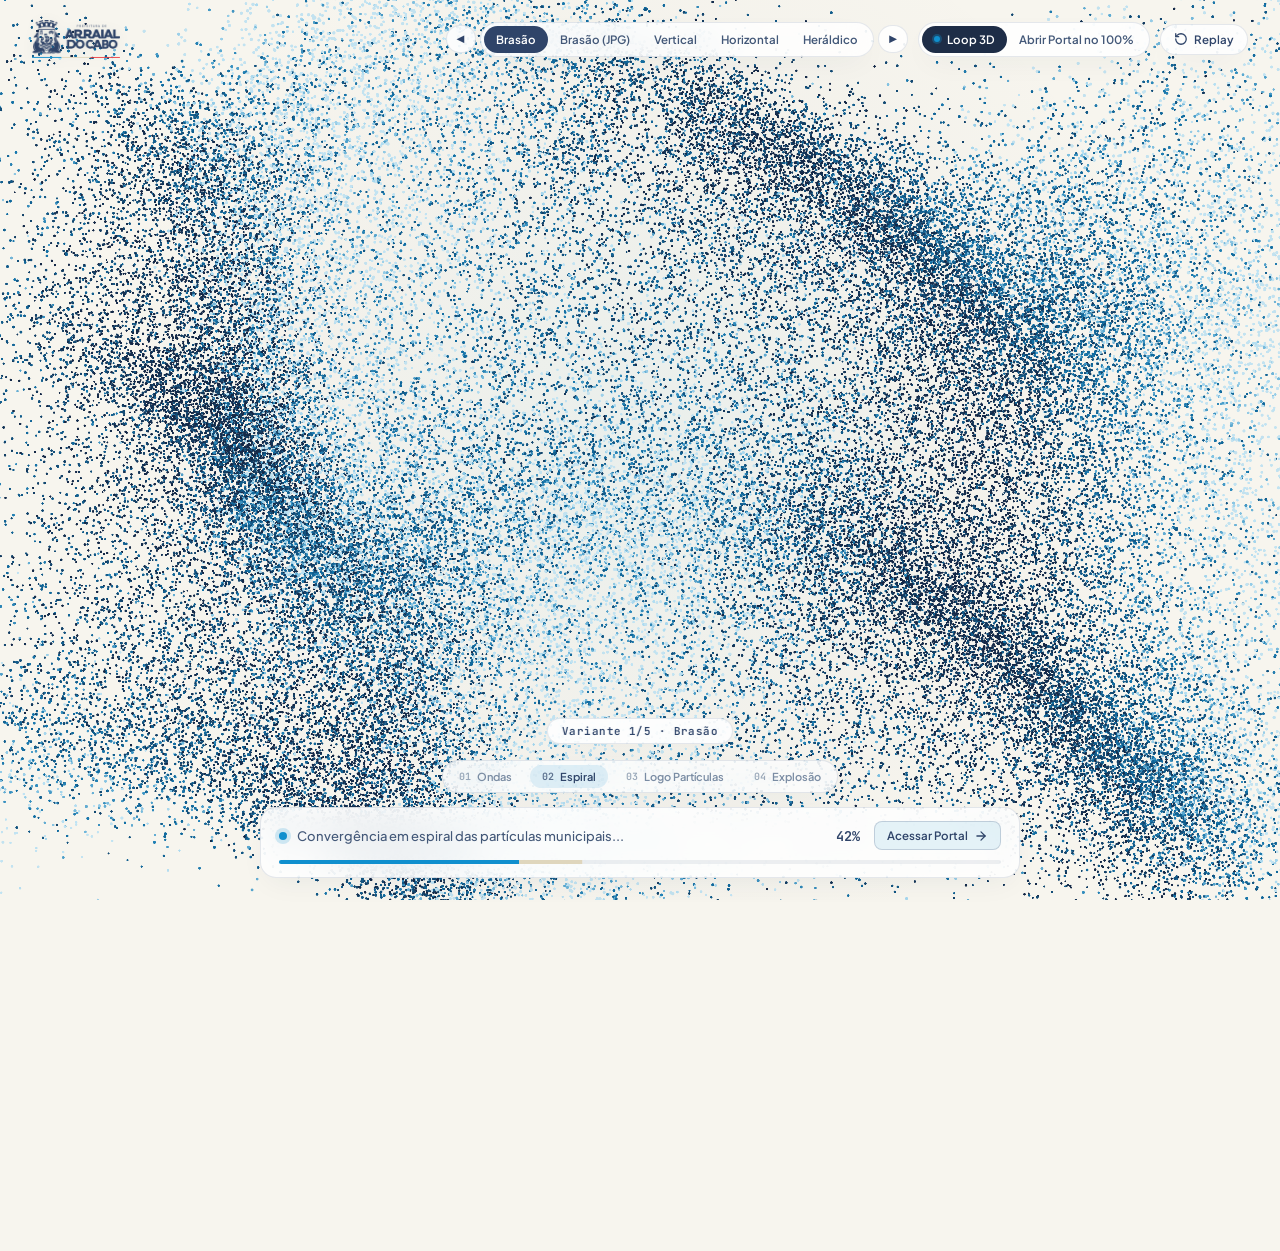
<file: index.html>
<!DOCTYPE html>
<html lang="pt-BR">
<head>
  <meta charset="UTF-8" />
  <meta name="viewport" content="width=device-width, initial-scale=1.0" />
  <title>Prefeitura de Arraial do Cabo · Portal do Cidadão</title>
  <meta name="description" content="Portal Institucional e Serviços ao Cidadão da Prefeitura Municipal de Arraial do Cabo - RJ." />
  <script>
    window.__ERRORS = [];
    window.addEventListener('error', (e) => {
      const err = e.message + ' at ' + e.filename + ':' + e.lineno;
      window.__ERRORS.push(err);
      console.error('GLOBAL ERROR:', e);
      try { fetch('/__debug_err?m=' + encodeURIComponent(err)); } catch(_) {}
    });
    window.addEventListener('unhandledrejection', (e) => {
      const err = 'REJECTION: ' + (e.reason?.stack || e.reason);
      window.__ERRORS.push(err);
      console.error('UNHANDLED REJECTION:', e);
      try { fetch('/__debug_err?m=' + encodeURIComponent(err)); } catch(_) {}
    });
  </script>
  <link rel="preconnect" href="https://fonts.googleapis.com" />
  <link rel="preconnect" href="https://fonts.gstatic.com" crossorigin />
  <link href="https://fonts.googleapis.com/css2?family=JetBrains+Mono:wght@500;600&family=Plus+Jakarta+Sans:wght@400;500;600;700&display=swap" rel="stylesheet" />
  <link rel="stylesheet" href="./styles.css?v=6" />
  <script type="importmap">
    {
      "imports": {
        "three": "./vendor/three.module.min.js"
      }
    }
  </script>
</head>
<body class="is-loading">
  <!-- =====================================================================
       LOADING PAGE (THREE.JS + GLSL PARTICLE MORPH PRELOADER)
       ===================================================================== -->
  <section id="preloader" class="preloader" aria-label="Tela de carregamento do Portal da Prefeitura de Arraial do Cabo">
    <!-- Ambient coastal sand & water light subtle backdrop -->
    <div class="preloader__ambient" aria-hidden="true"></div>

    <!-- Three.js WebGL Stage -->
    <div id="canvas-stage" class="preloader__stage" title="Arraste ou mova o cursor para interagir em 3D">
      <canvas id="webgl-canvas"></canvas>
      <div id="variant-label" class="variant-indicator-badge">Variante 1/5 · Brasão</div>
    </div>

    <!-- Top Institutional HUD -->
    <header class="preloader__header">
      <div class="brand-lockup">
        <img
          src="./assets/Logo_PMAC_Horizontal(1).png"
          alt="Prefeitura de Arraial do Cabo - RJ"
          class="brand-lockup__logo-img"
        />
      </div>

      <div class="preloader__controls" role="toolbar" aria-label="Controles de visualização do carregamento">
        <!-- Logo Variant Switcher (troca entre as variações) -->
        <div class="variant-selector-wrap" role="group" aria-label="Selecionar variante do logo">
          <button type="button" id="btn-variant-prev" class="control-pill control-pill--icon" title="Variante anterior (ou Seta Esquerda)">◀</button>
          <div class="logo-switch">
            <button type="button" class="logo-switch__btn is-active" aria-pressed="true" data-variant="0">Brasão</button>
            <button type="button" class="logo-switch__btn" aria-pressed="false" data-variant="1">Brasão (JPG)</button>
            <button type="button" class="logo-switch__btn" aria-pressed="false" data-variant="2">Vertical</button>
            <button type="button" class="logo-switch__btn" aria-pressed="false" data-variant="3">Horizontal</button>
            <button type="button" class="logo-switch__btn" aria-pressed="false" data-variant="4">Heráldico</button>
          </div>
          <button type="button" id="btn-variant-next" class="control-pill control-pill--icon" title="Próxima variante (ou Seta Direita)">▶</button>
        </div>

        <div class="mode-switch" role="group" aria-label="Modo de reprodução">
          <button type="button" id="btn-mode-loop" class="mode-switch__btn is-active" aria-pressed="true">
            <span class="dot-indicator"></span>
            Loop 3D
          </button>
          <button type="button" id="btn-mode-portal" class="mode-switch__btn" aria-pressed="false">
            Abrir Portal no 100%
          </button>
        </div>

        <button type="button" id="btn-replay" class="control-pill" title="Reiniciar ciclo de animação">
          <svg width="14" height="14" viewBox="0 0 24 24" fill="none" stroke="currentColor" stroke-width="2.2" stroke-linecap="round" stroke-linejoin="round" aria-hidden="true">
            <path d="M3 12a9 9 0 1 0 9-9 9.75 9.75 0 0 0-6.74 2.74L3 8" />
            <path d="M3 3v5h5" />
          </svg>
          <span>Replay</span>
        </button>
      </div>
    </header>

    <!-- Bottom Progress & Phase Choreography HUD -->
    <footer class="preloader__footer">
      <!-- Interactive 4-Phase Stepper: Ondas -> Espiral -> Logo Partículas -> Explosão -->
      <nav class="phase-pills-nav" aria-label="Estágios da animação 3D">
        <button type="button" class="phase-pill is-active" data-phase="0">
          <span class="phase-pill__num">01</span>
          <span class="phase-pill__label">Ondas</span>
        </button>
        <button type="button" class="phase-pill" data-phase="1">
          <span class="phase-pill__num">02</span>
          <span class="phase-pill__label">Espiral</span>
        </button>
        <button type="button" class="phase-pill" data-phase="2">
          <span class="phase-pill__num">03</span>
          <span class="phase-pill__label">Logo Partículas</span>
        </button>
        <button type="button" class="phase-pill" data-phase="3">
          <span class="phase-pill__num">04</span>
          <span class="phase-pill__label">Explosão</span>
        </button>
      </nav>

      <!-- Progress Bar & Status Row -->
      <div class="progress-panel" role="region" aria-live="polite">
        <div class="progress-panel__meta">
          <div class="status-line">
            <span class="status-line__pulse" aria-hidden="true"></span>
            <span id="loading-status-text" class="status-line__text">
              Inicializando ambiente seguro do Portal do Cidadão...
            </span>
          </div>

          <div class="progress-panel__right">
            <span id="loading-percent" class="progress-panel__percent" role="progressbar" aria-valuemin="0" aria-valuemax="100" aria-valuenow="0">
              00%
            </span>
            <button type="button" id="btn-enter-portal" class="enter-portal-btn">
              <span>Acessar Portal</span>
              <svg width="14" height="14" viewBox="0 0 24 24" fill="none" stroke="currentColor" stroke-width="2.2" stroke-linecap="round" stroke-linejoin="round" aria-hidden="true">
                <path d="M5 12h14" />
                <path d="m12 5 7 7-7 7" />
              </svg>
            </button>
          </div>
        </div>

        <div class="progress-track" aria-hidden="true">
          <div id="progress-fill" class="progress-track__fill"></div>
        </div>
      </div>
    </footer>
  </section>

  <!-- =====================================================================
       PORTAL INSTITUCIONAL · PREFEITURA DE ARRAIAL DO CABO (DESTINO)
       ===================================================================== -->
  <main id="portal-view" class="portal" aria-hidden="true">
    <header class="portal-nav">
      <div class="portal-nav__inner">
        <div class="brand-lockup">
          <img
            src="./assets/Logo_PMAC_Horizontal(1).png"
            alt="Prefeitura Municipal de Arraial do Cabo"
            class="brand-lockup__logo-img portal-logo-img"
          />
        </div>

        <nav class="portal-nav__links" aria-label="Navegação principal">
          <a href="#servicos" class="portal-nav__link is-current">Serviços ao Cidadão</a>
          <a href="#transparencia" class="portal-nav__link">Transparência</a>
          <a href="#diario" class="portal-nav__link">Diário Oficial</a>
          <a href="#ouvidoria" class="portal-nav__link">Ouvidoria</a>
        </nav>

        <div class="portal-nav__actions">
          <button type="button" id="btn-back-to-loader" class="btn-return-loader">
            <svg width="15" height="15" viewBox="0 0 24 24" fill="none" stroke="currentColor" stroke-width="2.2" stroke-linecap="round" stroke-linejoin="round" aria-hidden="true">
              <polygon points="5 3 19 12 5 21 5 3" />
            </svg>
            <span>Ver Loading 3D</span>
          </button>
        </div>
      </div>
    </header>

    <section class="portal-hero">
      <div class="portal-hero__container">
        <div class="portal-hero__badge">
          <span class="portal-hero__badge-dot"></span>
          <span>ATENDIMENTO DIGITAL INTEGRADO · ARRAIAL DO CABO</span>
        </div>

        <h1 class="portal-hero__title">
          Serviços municipais rápidos, transparentes e sem filas.
        </h1>
        <p class="portal-hero__subtitle">
          Emita guias de IPTU, consulte protocolos, acesse notas fiscais e acompanhe o Portal da Transparência da Prefeitura Municipal de Arraial do Cabo.
        </p>

        <form class="portal-search" onsubmit="event.preventDefault();">
          <div class="portal-search__input-wrap">
            <svg class="portal-search__icon" width="20" height="20" viewBox="0 0 24 24" fill="none" stroke="currentColor" stroke-width="2" stroke-linecap="round" stroke-linejoin="round" aria-hidden="true">
              <circle cx="11" cy="11" r="8" />
              <path d="m21 21-4.3-4.3" />
            </svg>
            <input
              type="search"
              id="service-search-input"
              class="portal-search__input"
              placeholder="O que você procura hoje? (Ex.: 2ª via de IPTU, Protocolo, Nota Fiscal, Diário Oficial...)"
              aria-label="Buscar serviço municipal"
            />
            <button type="submit" class="portal-search__submit">Buscar Serviço</button>
          </div>

          <div class="portal-search__tags">
            <span class="portal-search__tags-label">Mais buscados:</span>
            <button type="button" class="tag-chip" data-filter="IPTU">2ª Via IPTU 2026</button>
            <button type="button" class="tag-chip" data-filter="Protocolo">Consultar Protocolo</button>
            <button type="button" class="tag-chip" data-filter="Nota Fiscal">Nota Fiscal (NFS-e)</button>
            <button type="button" class="tag-chip" data-filter="Transparência">Diário Oficial</button>
          </div>
        </form>
      </div>
    </section>

    <section id="servicos" class="portal-services">
      <div class="portal-services__container">
        <div class="section-head">
          <div>
            <span class="section-head__eyebrow">Acesso Direto</span>
            <h2 class="section-head__title">Principais Serviços ao Cidadão e Empresas</h2>
          </div>
          <span class="section-head__badge">Disponível 24h</span>
        </div>

        <div class="services-grid" id="services-grid">
          <article class="service-card" data-keywords="IPTU Tributos Certidão Imóvel Boleto">
            <div class="service-card__icon">
              <svg width="22" height="22" viewBox="0 0 24 24" fill="none" stroke="currentColor" stroke-width="2" stroke-linecap="round" stroke-linejoin="round">
                <path d="M3 9l9-7 9 7v11a2 2 0 0 1-2 2H5a2 2 0 0 1-2-2z" />
                <polyline points="9 22 9 12 15 12 15 22" />
              </svg>
            </div>
            <div class="service-card__body">
              <span class="service-card__category">Fazenda e Tributos</span>
              <h3 class="service-card__title">2ª Via de IPTU e Certidões</h3>
              <p class="service-card__desc">
                Emissão de guias em cota única ou parcelada, consulta de débitos imobiliários e Certidão Negativa.
              </p>
            </div>
            <span class="service-card__cta">Acessar serviço →</span>
          </article>

          <article class="service-card" data-keywords="Protocolo Digital Processos Requerimento">
            <div class="service-card__icon">
              <svg width="22" height="22" viewBox="0 0 24 24" fill="none" stroke="currentColor" stroke-width="2" stroke-linecap="round" stroke-linejoin="round">
                <path d="M14 2H6a2 2 0 0 0-2 2v16a2 2 0 0 0 2 2h12a2 2 0 0 0 2-2V8z" />
                <polyline points="14 2 14 8 20 8" />
                <line x1="16" y1="13" x2="8" y2="13" />
                <line x1="16" y1="17" x2="8" y2="17" />
              </svg>
            </div>
            <div class="service-card__body">
              <span class="service-card__category">Administração</span>
              <h3 class="service-card__title">Protocolo Digital</h3>
              <p class="service-card__desc">
                Abra requerimentos administrativos, anexe documentos e acompanhe a tramitação de processos online.
              </p>
            </div>
            <span class="service-card__cta">Consultar processo →</span>
          </article>

          <article class="service-card" data-keywords="Transparência Diário Oficial Licitações Contratos">
            <div class="service-card__icon">
              <svg width="22" height="22" viewBox="0 0 24 24" fill="none" stroke="currentColor" stroke-width="2" stroke-linecap="round" stroke-linejoin="round">
                <line x1="18" y1="20" x2="18" y2="10" />
                <line x1="12" y1="20" x2="12" y2="4" />
                <line x1="6" y1="20" x2="6" y2="14" />
              </svg>
            </div>
            <div class="service-card__body">
              <span class="service-card__category">Controle e Cidadania</span>
              <h3 class="service-card__title">Portal da Transparência & D.O.</h3>
              <p class="service-card__desc">
                Execução orçamentária em tempo real, editais de licitação, folha de pagamento e Diário Oficial Eletrônico.
              </p>
            </div>
            <span class="service-card__cta">Abrir transparência →</span>
          </article>

          <article class="service-card" data-keywords="Nota Fiscal NFS-e ISS Empresas Alvará">
            <div class="service-card__icon">
              <svg width="22" height="22" viewBox="0 0 24 24" fill="none" stroke="currentColor" stroke-width="2" stroke-linecap="round" stroke-linejoin="round">
                <rect x="2" y="4" width="20" height="16" rx="2" />
                <path d="M7 15h0M2 9.5h20" />
              </svg>
            </div>
            <div class="service-card__body">
              <span class="service-card__category">Empresas e ISS</span>
              <h3 class="service-card__title">Nota Fiscal Eletrônica (NFS-e)</h3>
              <p class="service-card__desc">
                Sistema municipal para prestadores de serviços, emissão de NFS-e, guias de ISSQN e alvará digital.
              </p>
            </div>
            <span class="service-card__cta">Emitir nota →</span>
          </article>

          <article class="service-card" data-keywords="Ouvidoria e-SIC Atendimento Iluminação Limpeza">
            <div class="service-card__icon">
              <svg width="22" height="22" viewBox="0 0 24 24" fill="none" stroke="currentColor" stroke-width="2" stroke-linecap="round" stroke-linejoin="round">
                <path d="M21 15a2 2 0 0 1-2 2H7l-4 4V5a2 2 0 0 1 2-2h14a2 2 0 0 1 2 2z" />
              </svg>
            </div>
            <div class="service-card__body">
              <span class="service-card__category">Participação Social</span>
              <h3 class="service-card__title">Ouvidoria Geral e e-SIC</h3>
              <p class="service-card__desc">
                Registre solicitações de zeladoria urbana, elogios, denúncias ou pedidos de acesso à informação.
              </p>
            </div>
            <span class="service-card__cta">Falar com a Ouvidoria →</span>
          </article>

          <article class="service-card" data-keywords="Turismo Bandeira Azul Praias Mergulho Ambiental">
            <div class="service-card__icon">
              <svg width="22" height="22" viewBox="0 0 24 24" fill="none" stroke="currentColor" stroke-width="2" stroke-linecap="round" stroke-linejoin="round">
                <path d="M2 12h20" />
                <path d="M20 12v8a2 2 0 0 1-2 2H6a2 2 0 0 1-2-2v-8" />
                <path d="m4 8 8-4 8 4" />
              </svg>
            </div>
            <div class="service-card__body">
              <span class="service-card__category">Turismo & Ambiente</span>
              <h3 class="service-card__title">Ordenamento Turístico e Praias</h3>
              <p class="service-card__desc">
                Credenciamento de embarcações, informações sobre praias certificadas Bandeira Azul e preservação costeira.
              </p>
            </div>
            <span class="service-card__cta">Consultar normas →</span>
          </article>
        </div>
      </div>
    </section>
  </main>

  <script type="module" src="./preloader3d.js?v=6"></script>
</body>
</html>
</file>
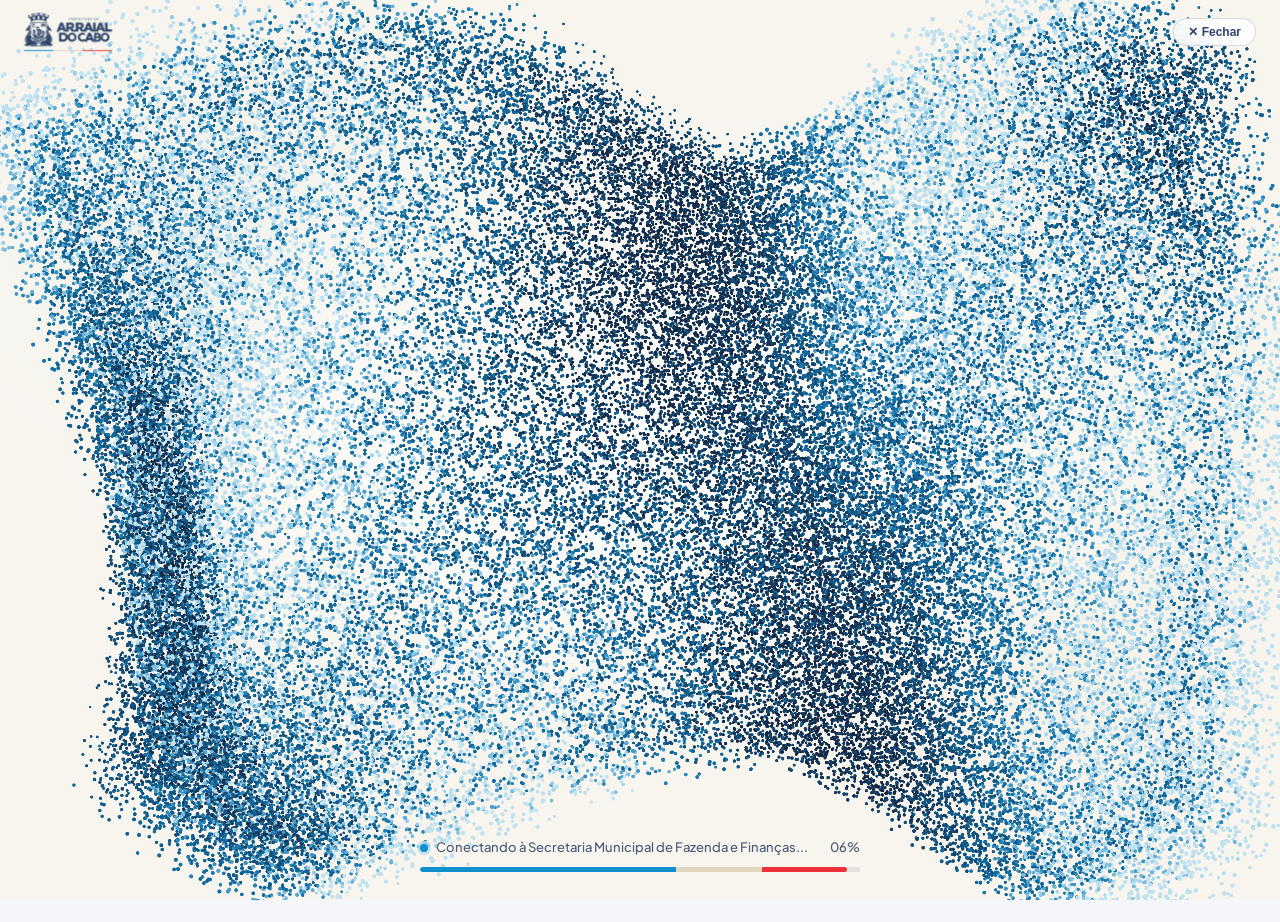
<file: demo-component.html>
<!DOCTYPE html>
<html lang="pt-BR">
<head>
  <meta charset="UTF-8" />
  <meta name="viewport" content="width=device-width, initial-scale=1.0" />
  <title>Demonstração Web Component · Prefeitura de Arraial do Cabo</title>
  <link rel="preconnect" href="https://fonts.googleapis.com" />
  <link rel="preconnect" href="https://fonts.gstatic.com" crossorigin />
  <link href="https://fonts.googleapis.com/css2?family=JetBrains+Mono:wght@500&family=Plus+Jakarta+Sans:wght@400;500;600;700&display=swap" rel="stylesheet" />
  
  <style>
    * { box-sizing: border-box; margin: 0; padding: 0; }
    body {
      font-family: 'Plus Jakarta Sans', system-ui, sans-serif;
      background: #F4F6F9;
      color: #1A2638;
      min-height: 100vh;
      display: flex;
      flex-direction: column;
    }

    /* Top simulated portal bar */
    .gov-topbar {
      background: #2F4469;
      color: #FFFFFF;
      padding: 10px 24px;
      font-size: 13px;
      display: flex;
      justify-content: space-between;
      align-items: center;
    }
    .gov-topbar a { color: #DFD6BD; text-decoration: none; font-weight: 500; }

    .site-header {
      background: #FFFFFF;
      border-bottom: 1px solid #E1E6EE;
      padding: 16px 24px;
      display: flex;
      align-items: center;
      justify-content: space-between;
    }
    .site-header img {
      height: 44px;
    }
    .badge-dev {
      background: #E8F4FB;
      color: #108FCE;
      font-size: 12px;
      font-weight: 600;
      padding: 4px 10px;
      border-radius: 999px;
      border: 1px solid rgba(16, 143, 206, 0.25);
    }

    /* Main simulated content */
    .main-content {
      max-width: 1100px;
      width: 100%;
      margin: 32px auto;
      padding: 0 20px;
      flex: 1;
    }

    .hero-banner {
      background: linear-gradient(135deg, #2F4469 0%, #1A2C49 100%);
      color: #FFFFFF;
      padding: 40px;
      border-radius: 16px;
      margin-bottom: 32px;
      position: relative;
      overflow: hidden;
    }
    .hero-banner::after {
      content: '';
      position: absolute;
      right: -40px;
      bottom: -40px;
      width: 240px;
      height: 240px;
      background: radial-gradient(circle, rgba(16, 143, 206, 0.35) 0%, transparent 70%);
      border-radius: 50%;
    }
    .hero-banner h1 {
      font-size: 28px;
      font-weight: 700;
      margin-bottom: 10px;
    }
    .hero-banner p {
      color: #DFD6BD;
      font-size: 15px;
      max-width: 650px;
      line-height: 1.5;
    }

    /* Cards grid */
    .services-grid {
      display: grid;
      grid-template-columns: repeat(auto-fit, minmax(280px, 1fr));
      gap: 20px;
      margin-bottom: 36px;
    }
    .card {
      background: #FFFFFF;
      border: 1px solid #E2E8F0;
      border-radius: 12px;
      padding: 24px;
      box-shadow: 0 2px 8px rgba(0,0,0,0.03);
    }
    .card h3 {
      font-size: 17px;
      color: #2F4469;
      margin-bottom: 8px;
    }
    .card p {
      font-size: 13.5px;
      color: #556987;
      line-height: 1.45;
    }

    /* Developer Playground Box */
    .dev-panel {
      background: #FFFFFF;
      border: 2px dashed #108FCE;
      border-radius: 14px;
      padding: 24px;
      margin-bottom: 40px;
    }
    .dev-panel h2 {
      font-size: 18px;
      color: #2F4469;
      margin-bottom: 6px;
      display: flex;
      align-items: center;
      gap: 8px;
    }
    .dev-panel p.desc {
      font-size: 13.5px;
      color: #64748B;
      margin-bottom: 18px;
    }

    .btn-group {
      display: flex;
      flex-wrap: wrap;
      gap: 10px;
      margin-bottom: 16px;
    }
    .btn {
      background: #2F4469;
      color: #FFFFFF;
      border: none;
      padding: 10px 16px;
      border-radius: 8px;
      font-size: 13px;
      font-weight: 600;
      cursor: pointer;
      transition: background 0.15s;
    }
    .btn:hover { background: #1F304E; }
    .btn--secondary { background: #108FCE; }
    .btn--secondary:hover { background: #0C75A9; }
    .btn--outline {
      background: transparent;
      color: #2F4469;
      border: 1px solid #CBD5E1;
    }
    .btn--outline:hover { background: #F1F5F9; }

    .code-preview {
      background: #0F172A;
      color: #E2E8F0;
      padding: 16px;
      border-radius: 8px;
      font-family: 'JetBrains Mono', monospace;
      font-size: 12.5px;
      overflow-x: auto;
      margin-bottom: 14px;
    }
    .log-box {
      background: #F8FAFC;
      border: 1px solid #E2E8F0;
      border-radius: 8px;
      padding: 12px;
      font-family: 'JetBrains Mono', monospace;
      font-size: 12px;
      color: #334155;
      min-height: 48px;
    }
  </style>

  <!-- =========================================================================
       IMPORTA O WEB COMPONENT (APENAS 1 LINHA DE SCRIPT)
       ========================================================================= -->
  <script type="module" src="./pmac-preloader.js?v=6"></script>
</head>
<body>

  <!-- =========================================================================
       O WEB COMPONENT SENDO UTILIZADO NA PÁGINA (auto-dismiss="false" para visualização contínua)
       ========================================================================= -->
  <pmac-preloader 
    id="preloader-instance"
    logo="brasao" 
    min-duration="4500" 
    status-text="Conectando à Secretaria Municipal de Fazenda e Finanças..."
    auto-dismiss="false">
  </pmac-preloader>

  <!-- Barra Governamental -->
  <div class="gov-topbar">
    <span>Prefeitura Municipal de Arraial do Cabo · Estado do Rio de Janeiro</span>
    <a href="./index.html">← Voltar ao Modo Completo 3D</a>
  </div>

  <!-- Cabeçalho do Site -->
  <header class="site-header">
    <img src="./assets/Logo_PMAC_Horizontal(1).png" alt="Prefeitura de Arraial do Cabo" />
    <span class="badge-dev">Secretaria de Fazenda · Portal de Tributos</span>
  </header>

  <!-- Conteúdo Principal -->
  <main class="main-content">
    
    <div class="hero-banner">
      <h1>Portal do Contribuinte e Fazenda Municipal</h1>
      <p>Este é um exemplo de página real da prefeitura. Quando você abriu a página, o Web Component <code>&lt;pmac-preloader&gt;</code> executou as ondas de Arraial do Cabo, formou o brasão e desapareceu suavemente com Shadow DOM isolado.</p>
    </div>

    <!-- Painel de Testes para o Desenvolvedor -->
    <section class="dev-panel">
      <h2>🛠️ Laboratório de Testes do Web Component</h2>
      <p class="desc">Teste em tempo real como o componente se comporta ao ser injetado com diferentes atributos na página:</p>

      <div class="btn-group">
        <button class="btn" onclick="testComponent('brasao', 2400, 'Carregando certidões negativas...')">
          🔄 Rodar com Brasão (2.4s)
        </button>
        <button class="btn btn--secondary" onclick="testComponent('vertical', 2600, 'Autenticando no Protocolo Geral...')">
          🔄 Rodar com Logo Vertical
        </button>
        <button class="btn btn--secondary" onclick="testComponent('horizontal', 2600, 'Inicializando Diário Oficial...')">
          🔄 Rodar com Logo Horizontal
        </button>
        <button class="btn btn--outline" onclick="testComponent('heraldico', 2400, 'Conectando ao Acervo Histórico...')">
          🔄 Rodar com Brasão Heráldico
        </button>
      </div>

      <p style="font-size: 13px; font-weight: 600; margin-bottom: 6px; color: #2F4469;">Código HTML utilizado:</p>
      <div id="code-snippet" class="code-preview">&lt;pmac-preloader logo="brasao" min-duration="2400" status-text="Conectando à Secretaria de Fazenda..."&gt;&lt;/pmac-preloader&gt;</div>

      <p style="font-size: 13px; font-weight: 600; margin-bottom: 6px; color: #2F4469;">Registro de Eventos disparados pelo componente:</p>
      <div id="event-log" class="log-box">[Pronto] Aguardando eventos do componente...</div>
    </section>

    <!-- Cards de Serviços -->
    <div class="services-grid">
      <div class="card">
        <h3>IPTU 2026</h3>
        <p>Emissão de 2ª via de cota única com desconto e parcelamentos vigentes.</p>
      </div>
      <div class="card">
        <h3>Nota Fiscal Avulsa (NFS-e)</h3>
        <p>Acesso ao sistema de escrituração fiscal eletrônica do município.</p>
      </div>
      <div class="card">
        <h3>Certidão Negativa de Débitos</h3>
        <p>Validação e emissão instantânea de CND para pessoas físicas e jurídicas.</p>
      </div>
    </div>

  </main>

  <script>
    const eventLog = document.getElementById('event-log');
    const codeSnippet = document.getElementById('code-snippet');

    function log(msg) {
      const now = new Date().toLocaleTimeString();
      eventLog.textContent = `[${now}] ${msg}`;
    }

    // Ouve o evento emitido pelo Web Component
    document.addEventListener('complete', (e) => {
      log("Evento 'complete' disparado! O preloader terminou e se auto-destruiu da memória.");
    });

    function testComponent(logo, duration, status) {
      // Remove qualquer preloader anterior
      const existing = document.querySelector('pmac-preloader');
      if (existing) existing.remove();

      // Cria dinamicamente a tag <pmac-preloader>
      const preloader = document.createElement('pmac-preloader');
      preloader.setAttribute('logo', logo);
      preloader.setAttribute('min-duration', duration);
      preloader.setAttribute('status-text', status);
      preloader.setAttribute('auto-dismiss', 'true');

      document.body.prepend(preloader);

      codeSnippet.textContent = `<pmac-preloader logo="${logo}" min-duration="${duration}" status-text="${status}"></pmac-preloader>`;
      log(`Novo <pmac-preloader logo="${logo}"> criado e montado no DOM.`);
    }
  </script>

</body>
</html>
</file>
<file: styles.css>
:root {
  /* =========================================================================
     PALETA OFICIAL PREFEITURA DE ARRAIAL DO CABO (Extraída do Logo PMAC)
     ========================================================================= */
  --pmac-navy: #2F4469;
  --pmac-navy-dark: #1E2D47;
  --pmac-blue: #108FCE;
  --pmac-blue-dark: #0D73A6;
  --pmac-sand: #DFD6BD;
  --pmac-red: #ED3237;

  /* Ambientes Costeiros Claros (Areia Branca do Pontal) */
  --bg-sand: #F7F5EE;
  --bg-sand-warm: #F2EFE5;
  --bg-surface: #FFFFFF;
  --bg-glass: rgba(247, 245, 238, 0.86);

  --text-primary: #1E2D47;
  --text-secondary: #435878;
  --text-muted: #7A8CA3;

  --border-subtle: rgba(47, 68, 105, 0.12);
  --border-medium: rgba(47, 68, 105, 0.22);
  --shadow-soft: 0 10px 30px -10px rgba(30, 45, 71, 0.08);
  --shadow-card: 0 14px 34px -12px rgba(30, 45, 71, 0.12);

  --font-sans: 'Plus Jakarta Sans', -apple-system, BlinkMacSystemFont, sans-serif;
  --font-mono: 'JetBrains Mono', monospace;

  --ease-out-expo: cubic-bezier(0.16, 1, 0.3, 1);
  --ease-out-quart: cubic-bezier(0.25, 1, 0.5, 1);
}

*,
*::before,
*::after {
  box-sizing: border-box;
  margin: 0;
  padding: 0;
}

html,
body {
  width: 100%;
  min-height: 100%;
  background-color: var(--bg-sand);
  color: var(--text-primary);
  font-family: var(--font-sans);
  -webkit-font-smoothing: antialiased;
  -moz-osx-font-smoothing: grayscale;
}

body.is-loading {
  overflow: hidden;
}

body.no-transition *,
body.no-transition *::before,
body.no-transition *::after {
  transition: none !important;
  animation: none !important;
}

button,
input {
  font-family: inherit;
}

/* =========================================================================
   PRELOADER (THREE.JS STAGE & INSTITUTIONAL HUD)
   ========================================================================= */
.preloader {
  position: fixed;
  inset: 0;
  z-index: 100;
  display: flex;
  flex-direction: column;
  justify-content: space-between;
  background-color: var(--bg-sand);
  transition:
    opacity 0.65s var(--ease-out-expo),
    transform 0.65s var(--ease-out-expo),
    visibility 0.65s;
}

body.is-portal-open .preloader {
  opacity: 0;
  transform: scale(1.035);
  visibility: hidden;
  pointer-events: none;
}

.preloader__ambient {
  position: absolute;
  inset: 0;
  background:
    radial-gradient(circle at 50% 48%, rgba(16, 143, 206, 0.06) 0%, rgba(47, 68, 105, 0.02) 42%, transparent 70%);
  pointer-events: none;
  z-index: 0;
}

.preloader__stage {
  position: absolute;
  inset: 0;
  z-index: 1;
  cursor: grab;
}

.preloader__stage:active {
  cursor: grabbing;
}

#webgl-canvas {
  display: block;
  width: 100%;
  height: 100%;
}

/* Indicador Discreto da Variante Ativa */
.variant-indicator-badge {
  position: absolute;
  bottom: 156px;
  left: 50%;
  transform: translateX(-50%);
  font-family: var(--font-mono);
  font-size: 11px;
  font-weight: 600;
  letter-spacing: 0.04em;
  padding: 5px 14px;
  border-radius: 999px;
  background: rgba(255, 255, 255, 0.90);
  backdrop-filter: blur(12px);
  border: 1px solid var(--border-subtle);
  color: var(--pmac-navy);
  pointer-events: none;
  box-shadow: var(--shadow-soft);
  z-index: 2;
  transition: opacity 0.25s ease;
}

/* Header HUD */
.preloader__header {
  position: relative;
  z-index: 2;
  display: flex;
  align-items: center;
  justify-content: space-between;
  padding: 20px 32px;
  pointer-events: none;
}

.preloader__header > * {
  pointer-events: auto;
}

.brand-lockup {
  display: flex;
  align-items: center;
  gap: 12px;
}

.brand-lockup__logo-img {
  height: 38px;
  width: auto;
  max-width: 220px;
  object-fit: contain;
  filter: drop-shadow(0 2px 6px rgba(30, 45, 71, 0.08));
}

/* Controles do Topo (Variantes + Modo + Replay) */
.preloader__controls {
  display: flex;
  align-items: center;
  gap: 10px;
  flex-wrap: wrap;
}

/* Seletor de Variantes do Logo */
.variant-selector-wrap {
  display: inline-flex;
  align-items: center;
  gap: 4px;
}

.logo-switch {
  display: inline-flex;
  align-items: center;
  padding: 3px;
  background: rgba(255, 255, 255, 0.85);
  backdrop-filter: blur(12px);
  border: 1px solid var(--border-subtle);
  border-radius: 999px;
  box-shadow: var(--shadow-soft);
}

.logo-switch__btn {
  display: inline-flex;
  align-items: center;
  padding: 6px 12px;
  border: none;
  border-radius: 999px;
  background: transparent;
  color: var(--text-secondary);
  font-size: 11.5px;
  font-weight: 600;
  cursor: pointer;
  transition:
    background-color 0.18s var(--ease-out-quart),
    color 0.18s var(--ease-out-quart),
    transform 0.15s ease;
  white-space: nowrap;
}

.logo-switch__btn:hover {
  color: var(--pmac-navy);
}

.logo-switch__btn.is-active {
  background: var(--pmac-navy);
  color: #FFFFFF;
}

.mode-switch {
  display: inline-flex;
  align-items: center;
  padding: 3px;
  background: rgba(255, 255, 255, 0.85);
  backdrop-filter: blur(12px);
  border: 1px solid var(--border-subtle);
  border-radius: 999px;
  box-shadow: var(--shadow-soft);
}

.mode-switch__btn {
  display: inline-flex;
  align-items: center;
  gap: 7px;
  padding: 6px 12px;
  border: none;
  border-radius: 999px;
  background: transparent;
  color: var(--text-secondary);
  font-size: 11.5px;
  font-weight: 600;
  cursor: pointer;
  transition:
    background-color 0.18s var(--ease-out-quart),
    color 0.18s var(--ease-out-quart);
  white-space: nowrap;
}

.mode-switch__btn:hover {
  color: var(--pmac-navy);
}

.mode-switch__btn.is-active {
  background: var(--pmac-navy-dark);
  color: #FFFFFF;
}

.dot-indicator {
  width: 6px;
  height: 6px;
  border-radius: 50%;
  background: var(--pmac-blue);
  box-shadow: 0 0 0 2px rgba(16, 143, 206, 0.32);
}

.control-pill {
  display: inline-flex;
  align-items: center;
  gap: 6px;
  padding: 7px 13px;
  border-radius: 999px;
  border: 1px solid var(--border-subtle);
  background: rgba(255, 255, 255, 0.85);
  backdrop-filter: blur(10px);
  color: var(--pmac-navy);
  font-size: 11.5px;
  font-weight: 600;
  cursor: pointer;
  box-shadow: var(--shadow-soft);
  transition:
    border-color 0.18s ease,
    background-color 0.18s ease,
    transform 0.15s ease;
}

.control-pill--icon {
  padding: 7px 9px;
  font-size: 10px;
}

.control-pill:hover {
  background: #FFFFFF;
  border-color: var(--border-medium);
  transform: translateY(-1px);
}

.control-pill:active {
  transform: translateY(0);
}

/* Footer HUD */
.preloader__footer {
  position: relative;
  z-index: 2;
  display: flex;
  flex-direction: column;
  align-items: center;
  gap: 14px;
  padding: 0 28px 22px;
  pointer-events: none;
}

.preloader__footer > * {
  pointer-events: auto;
}

/* 4-Phase Choreography Pills */
.phase-pills-nav {
  display: inline-flex;
  align-items: center;
  gap: 6px;
  padding: 4px;
  border-radius: 999px;
  background: rgba(255, 255, 255, 0.78);
  backdrop-filter: blur(12px);
  border: 1px solid var(--border-subtle);
  box-shadow: var(--shadow-soft);
}

.phase-pill {
  display: inline-flex;
  align-items: center;
  gap: 6px;
  padding: 5px 12px;
  border: none;
  border-radius: 999px;
  background: transparent;
  color: var(--text-muted);
  font-size: 11px;
  font-weight: 600;
  cursor: pointer;
  transition:
    background-color 0.2s var(--ease-out-quart),
    color 0.2s var(--ease-out-quart);
}

.phase-pill:hover {
  color: var(--pmac-navy);
}

.phase-pill__num {
  font-family: var(--font-mono);
  font-size: 10px;
  opacity: 0.75;
}

.phase-pill.is-active {
  background: rgba(16, 143, 206, 0.12);
  color: var(--pmac-navy);
}

/* Progress Panel */
.progress-panel {
  width: 100%;
  max-width: 760px;
  display: flex;
  flex-direction: column;
  gap: 10px;
  padding: 13px 18px;
  border-radius: 16px;
  background: rgba(255, 255, 255, 0.85);
  backdrop-filter: blur(12px);
  border: 1px solid var(--border-subtle);
  box-shadow: var(--shadow-soft);
}

.progress-panel__meta {
  display: flex;
  align-items: center;
  justify-content: space-between;
  gap: 16px;
}

.status-line {
  display: flex;
  align-items: center;
  gap: 10px;
  min-width: 0;
}

.status-line__pulse {
  width: 8px;
  height: 8px;
  flex-shrink: 0;
  border-radius: 50%;
  background: var(--pmac-blue);
  box-shadow: 0 0 0 4px rgba(16, 143, 206, 0.18);
  animation: pulse-ring 2s infinite ease-in-out;
}

@keyframes pulse-ring {
  0%, 100% {
    transform: scale(1);
    box-shadow: 0 0 0 3px rgba(16, 143, 206, 0.18);
  }
  50% {
    transform: scale(1.12);
    box-shadow: 0 0 0 6px rgba(16, 143, 206, 0.08);
  }
}

.status-line__text {
  font-size: 13px;
  font-weight: 500;
  color: var(--text-secondary);
  white-space: nowrap;
  overflow: hidden;
  text-overflow: ellipsis;
}

.progress-panel__right {
  display: flex;
  align-items: center;
  gap: 14px;
  flex-shrink: 0;
}

.progress-panel__percent {
  font-family: var(--font-mono);
  font-size: 13.5px;
  font-weight: 600;
  font-variant-numeric: tabular-nums;
  color: var(--pmac-navy);
}

.enter-portal-btn {
  display: inline-flex;
  align-items: center;
  gap: 6px;
  padding: 6px 12px;
  border-radius: 8px;
  border: 1px solid rgba(47, 68, 105, 0.2);
  background: rgba(16, 143, 206, 0.10);
  color: var(--pmac-navy);
  font-size: 11.5px;
  font-weight: 600;
  cursor: pointer;
  transition:
    background-color 0.2s ease,
    color 0.2s ease,
    transform 0.15s ease;
}

.enter-portal-btn:hover {
  background: var(--pmac-navy);
  color: #FFFFFF;
  transform: translateY(-1px);
}

/* Faixa Tricolor Oficial da PMAC na Barra de Progresso */
.progress-track {
  width: 100%;
  height: 4px;
  border-radius: 999px;
  background: rgba(47, 68, 105, 0.08);
  overflow: hidden;
  position: relative;
}

.progress-track__fill {
  width: 100%;
  height: 100%;
  background: linear-gradient(
    90deg,
    var(--pmac-blue) 0%,
    var(--pmac-blue) 33.3%,
    var(--pmac-sand) 33.3%,
    var(--pmac-sand) 66.6%,
    var(--pmac-red) 66.6%,
    var(--pmac-red) 100%
  );
  clip-path: inset(0 100% 0 0);
  transition: clip-path 0.08s linear;
}

/* =========================================================================
   PORTAL INSTITUCIONAL (POST-LOADING DESTINATION VIEW)
   ========================================================================= */
.portal {
  min-height: 100vh;
  background: var(--bg-sand);
  opacity: 0;
  transform: translateY(14px);
  transition:
    opacity 0.6s var(--ease-out-expo),
    transform 0.6s var(--ease-out-expo);
}

body.is-portal-open {
  overflow-y: auto;
}

body.is-portal-open .portal {
  opacity: 1;
  transform: translateY(0);
}

.portal-nav {
  position: sticky;
  top: 0;
  z-index: 30;
  background: rgba(255, 255, 255, 0.90);
  backdrop-filter: blur(14px);
  border-bottom: 1px solid var(--border-subtle);
}

.portal-nav__inner {
  max-width: 1180px;
  margin: 0 auto;
  padding: 14px 28px;
  display: flex;
  align-items: center;
  justify-content: space-between;
  gap: 24px;
}

.portal-logo-img {
  height: 44px;
  width: auto;
}

.portal-nav__links {
  display: flex;
  align-items: center;
  gap: 28px;
}

.portal-nav__link {
  text-decoration: none;
  font-size: 13.5px;
  font-weight: 600;
  color: var(--text-secondary);
  transition: color 0.2s ease;
}

.portal-nav__link:hover,
.portal-nav__link.is-current {
  color: var(--pmac-navy);
}

.btn-return-loader {
  display: inline-flex;
  align-items: center;
  gap: 8px;
  padding: 8px 16px;
  border-radius: 999px;
  border: 1px solid var(--pmac-navy);
  background: var(--pmac-navy);
  color: #FFFFFF;
  font-size: 12.5px;
  font-weight: 600;
  cursor: pointer;
  box-shadow: 0 4px 14px rgba(47, 68, 105, 0.22);
  transition:
    background-color 0.2s ease,
    transform 0.15s ease;
}

.btn-return-loader:hover {
  background: var(--pmac-navy-dark);
  transform: translateY(-1px);
}

/* Hero Section */
.portal-hero {
  position: relative;
  padding: 60px 28px 48px;
  background:
    radial-gradient(circle at 50% 0%, rgba(16, 143, 206, 0.09) 0%, transparent 65%),
    linear-gradient(180deg, #FFFFFF 0%, var(--bg-sand) 100%);
  border-bottom: 1px solid var(--border-subtle);
}

.portal-hero__container {
  max-width: 820px;
  margin: 0 auto;
  text-align: center;
}

.portal-hero__badge {
  display: inline-flex;
  align-items: center;
  gap: 8px;
  padding: 5px 14px;
  border-radius: 999px;
  background: rgba(16, 143, 206, 0.10);
  color: var(--pmac-navy);
  font-size: 11px;
  font-weight: 700;
  letter-spacing: 0.08em;
  margin-bottom: 18px;
}

.portal-hero__badge-dot {
  width: 7px;
  height: 7px;
  border-radius: 50%;
  background: var(--pmac-blue);
}

.portal-hero__title {
  font-size: clamp(28px, 4vw, 42px);
  font-weight: 700;
  letter-spacing: -0.025em;
  line-height: 1.15;
  color: var(--pmac-navy-dark);
  margin-bottom: 14px;
}

.portal-hero__subtitle {
  font-size: 15.5px;
  line-height: 1.6;
  color: var(--text-secondary);
  max-width: 640px;
  margin: 0 auto 30px;
}

/* Search Bar */
.portal-search {
  max-width: 680px;
  margin: 0 auto;
}

.portal-search__input-wrap {
  display: flex;
  align-items: center;
  gap: 12px;
  padding: 8px 8px 8px 18px;
  background: #FFFFFF;
  border: 1.5px solid var(--border-medium);
  border-radius: 14px;
  box-shadow: var(--shadow-card);
  transition: border-color 0.2s ease, box-shadow 0.2s ease;
}

.portal-search__input-wrap:focus-within {
  border-color: var(--pmac-blue);
  box-shadow: 0 0 0 4px rgba(16, 143, 206, 0.14);
}

.portal-search__icon {
  color: var(--pmac-blue);
  flex-shrink: 0;
}

.portal-search__input {
  flex: 1;
  border: none;
  outline: none;
  font-size: 14.5px;
  color: var(--text-primary);
  background: transparent;
}

.portal-search__submit {
  padding: 10px 18px;
  border: none;
  border-radius: 10px;
  background: var(--pmac-navy);
  color: #FFFFFF;
  font-size: 13px;
  font-weight: 600;
  cursor: pointer;
  transition: background-color 0.2s ease;
}

.portal-search__submit:hover {
  background: var(--pmac-navy-dark);
}

.portal-search__tags {
  display: flex;
  align-items: center;
  justify-content: center;
  flex-wrap: wrap;
  gap: 8px;
  margin-top: 14px;
}

.portal-search__tags-label {
  font-size: 12px;
  font-weight: 600;
  color: var(--text-muted);
}

.tag-chip {
  padding: 5px 11px;
  border-radius: 999px;
  border: 1px solid var(--border-subtle);
  background: #FFFFFF;
  color: var(--text-secondary);
  font-size: 12px;
  font-weight: 500;
  cursor: pointer;
  transition: all 0.18s ease;
}

.tag-chip:hover,
.tag-chip.is-active {
  background: rgba(16, 143, 206, 0.10);
  border-color: var(--pmac-blue);
  color: var(--pmac-navy);
}

/* Services Grid */
.portal-services {
  padding: 44px 28px 76px;
}

.portal-services__container {
  max-width: 1180px;
  margin: 0 auto;
}

.section-head {
  display: flex;
  align-items: flex-end;
  justify-content: space-between;
  margin-bottom: 26px;
}

.section-head__eyebrow {
  display: block;
  font-size: 12px;
  font-weight: 700;
  text-transform: uppercase;
  letter-spacing: 0.08em;
  color: var(--pmac-blue);
  margin-bottom: 4px;
}

.section-head__title {
  font-size: 22px;
  font-weight: 700;
  letter-spacing: -0.015em;
  color: var(--pmac-navy-dark);
}

.section-head__badge {
  padding: 5px 12px;
  border-radius: 999px;
  background: rgba(16, 143, 206, 0.10);
  color: var(--pmac-navy);
  font-size: 12px;
  font-weight: 600;
}

.services-grid {
  display: grid;
  grid-template-columns: repeat(3, 1fr);
  gap: 20px;
}

.service-card {
  display: flex;
  flex-direction: column;
  justify-content: space-between;
  gap: 18px;
  padding: 24px;
  border-radius: 16px;
  background: #FFFFFF;
  border: 1px solid var(--border-subtle);
  box-shadow: var(--shadow-soft);
  cursor: pointer;
  transition:
    transform 0.22s var(--ease-out-quart),
    border-color 0.22s ease,
    box-shadow 0.22s ease;
}

.service-card:hover {
  transform: translateY(-3px);
  border-color: var(--pmac-blue);
  box-shadow: var(--shadow-card);
}

.service-card.is-hidden {
  display: none;
}

.service-card__icon {
  width: 44px;
  height: 44px;
  border-radius: 12px;
  display: flex;
  align-items: center;
  justify-content: center;
  background: rgba(16, 143, 206, 0.10);
  color: var(--pmac-navy);
}

.service-card__category {
  display: block;
  font-size: 11px;
  font-weight: 700;
  text-transform: uppercase;
  letter-spacing: 0.07em;
  color: var(--pmac-blue);
  margin-bottom: 6px;
}

.service-card__title {
  font-size: 16.5px;
  font-weight: 700;
  color: var(--pmac-navy-dark);
  margin-bottom: 8px;
}

.service-card__desc {
  font-size: 13.5px;
  line-height: 1.55;
  color: var(--text-secondary);
}

.service-card__cta {
  font-size: 13px;
  font-weight: 600;
  color: var(--pmac-blue-dark);
}

@media (max-width: 960px) {
  .services-grid {
    grid-template-columns: repeat(2, 1fr);
  }
  .portal-nav__links {
    display: none;
  }
  .preloader__header {
    flex-direction: column;
    align-items: flex-start;
    gap: 12px;
  }
}

@media (max-width: 640px) {
  .preloader__header {
    padding: 16px 18px;
    gap: 10px;
  }
  .preloader__footer {
    padding: 0 16px 18px;
  }
  .variant-indicator-badge {
    bottom: 140px;
    font-size: 10px;
  }
  .logo-switch__btn {
    padding: 5px 8px;
    font-size: 10.5px;
  }
  .phase-pill__label {
    display: none;
  }
  .services-grid {
    grid-template-columns: 1fr;
  }
}
</file>
